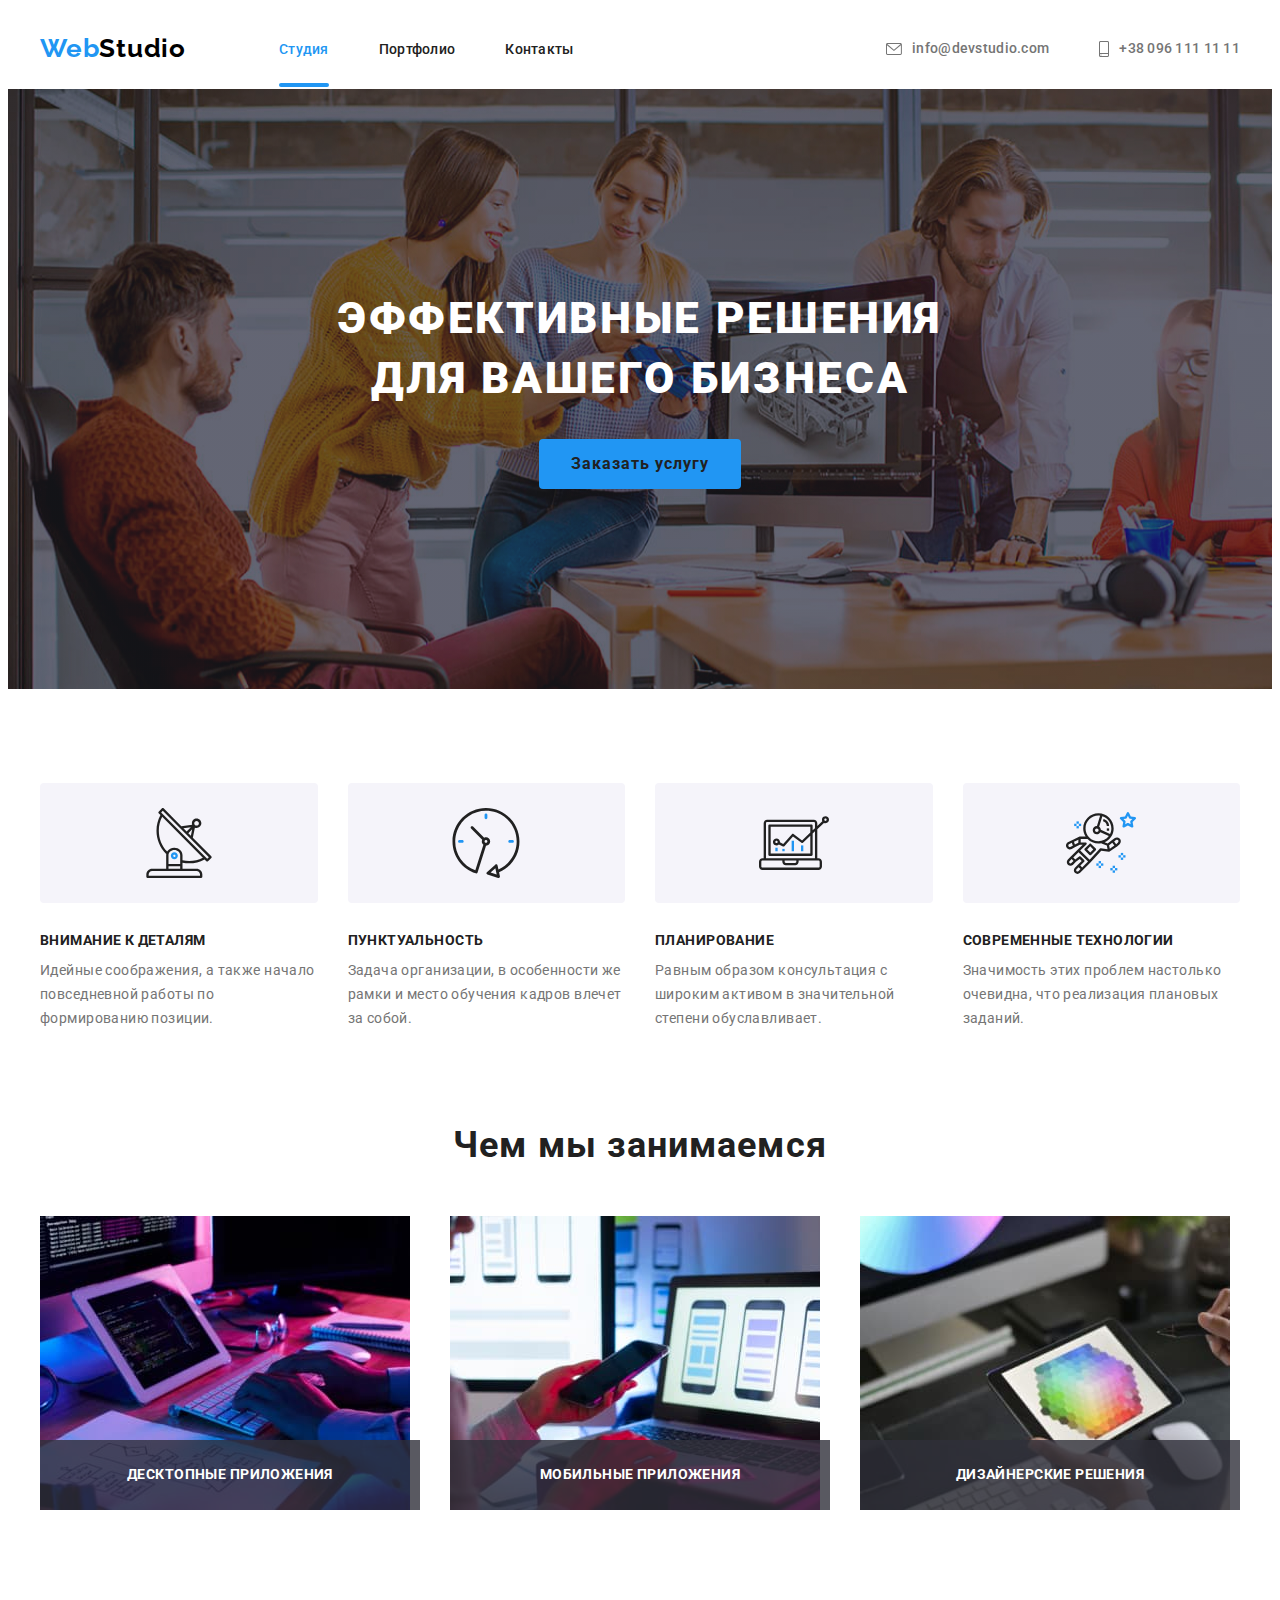
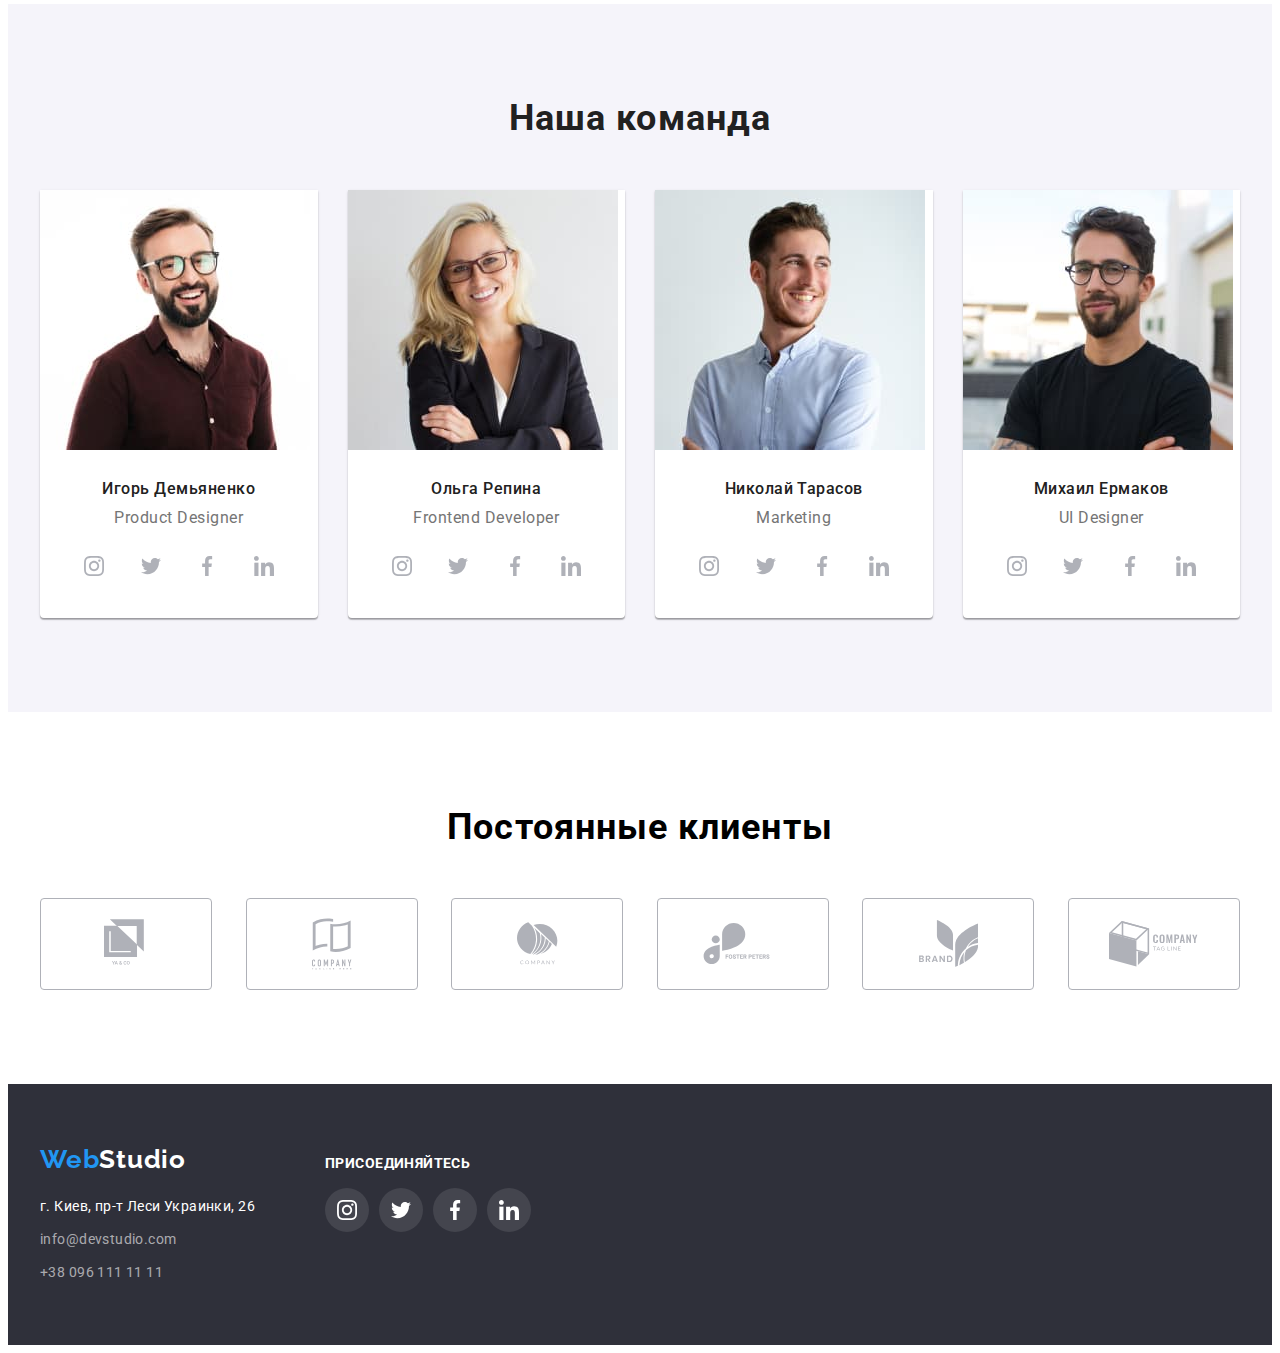
<file: index.html>
<!DOCTYPE html>
<html lang="en-ru">
  <head>
    <meta charset="UTF-8" />
    <meta http-equiv="X-UA-Compatible" content="IE=edge" />
    <meta name="viewport" content="width=device-width, initial-scale=1.0" />
    <title>Веб студаия</title>
    <link
      rel="stylesheet"
      href="https://cdnjs.cloudflare.com/ajax/libs/modern-normalize/1.0.0/modern-normalize.css"
      integrity="sha512-Zx6MlUMKSVJoQ+83OwhdILe8cSEsCzfqThJd7J/VA2UrK6Ctj85p+xzqfyuNXE5B1k25uUdmJ2OzItbBy9GHAQ=="
      crossorigin="anonymous"
    />
    <link rel="preconnect" href="https://fonts.gstatic.com" />
    <link
      href="https://fonts.googleapis.com/css2?family=Raleway:wght@700&family=Roboto:wght@400;700&display=swap"
      rel="stylesheet"
    />
    <link rel="stylesheet" href="css/style.css" />
  </head>
  <body>
    <header class="header">
      <!--Navigation-->
      <div class="conteiner">
        <nav class="navigation">
          <a class="link logo-link" href="index.html"
            >Web<span class="logo-span">Studio</span>
          </a>
          <ul class="navigation-list list">
            <li class="navigation-item">
              <a class="link navigation-link current" href="index.html"
                >Студия</a
              >
            </li>
            <li class="navigation-item">
              <a class="link navigation-link" href="portofolio.html"
                >Портфолио</a
              >
            </li>
            <li class="navigation-item">
              <a class="link navigation-link" href="">Контакты</a>
            </li>
          </ul>
        </nav>
        <ul class="contact-list list">
          <li class="contact-item">
            <a class="link contact-link" href="mailto:info@devstudio.com">
              <svg width="16px" height="12px" class="contact-icon">
                <use href="./images/sprite.svg#icon-envelope-hover"></use>
              </svg>
              info@devstudio.com
            </a>
          </li>
          <li class="contact-item">
            <a class="link contact-link" href="tel:+380961111111">
              <svg width="10px" height="16px" class="contact-icon">
                <use href="./images/sprite.svg#icon-smartphone"></use>
              </svg>
              +38 096 111 11 11</a
            >
          </li>
        </ul>
      </div>
    </header>

    <main>
      <!--Hero-->
      <section class="hero">
        <div class="conteiner">
          <h1 class="hero-heading">Эффективные решения для вашего бизнеса</h1>
          <button class="hero-btn" type="button" data-modal-open>
            Заказать услугу
          </button>
        </div>
      </section>

      <!-- our qualities-->
      <section class="quality-section">
        <div class="conteiner">
          <h2 class="visually-hidden">Качаства</h2>
          <ul class="quality-list list">
            <li class="quality-item">
              <div class="quality-icon-conteiner">
                <svg width="70" height="70" class="quality-icon">
                  <use href="./images/sprite.svg#icon-antenna-1"></use>
                </svg>
              </div>
              <h3 class="quality-heading">Внимание к деталям</h3>
              <p class="quality-paragraph">
                Идейные соображения, а также начало повседневной работы по
                формированию позиции.
              </p>
            </li>
            <li class="quality-item">
              <div class="quality-icon-conteiner">
                <svg width="70" height="70" class="quality-icon">
                  <use href="./images/sprite.svg#icon-clock-1"></use>
                </svg>
              </div>
              <h3 class="quality-heading">Пунктуальность</h3>
              <p class="quality-paragraph">
                Задача организации, в особенности же рамки и место обучения
                кадров влечет за собой.
              </p>
            </li>
            <li class="quality-item">
              <div class="quality-icon-conteiner">
                <svg width="70" height="70" class="quality-icon">
                  <use href="./images/sprite.svg#icon-diagram-1"></use>
                </svg>
              </div>
              <h3 class="quality-heading">Планирование</h3>
              <p class="quality-paragraph">
                Равным образом консультация с широким активом в значительной
                степени обуславливает.
              </p>
            </li>
            <li class="quality-item">
              <div class="quality-icon-conteiner">
                <svg width="70" height="70" class="quality-icon">
                  <use href="./images/sprite.svg#icon-astronaut-1"></use>
                </svg>
              </div>
              <h3 class="quality-heading">Современные технологии</h3>
              <p class="quality-paragraph">
                Значимость этих проблем настолько очевидна, что реализация
                плановых заданий.
              </p>
            </li>
          </ul>
        </div>
      </section>

      <!--What are we doing< -->
      <section class="work-section">
        <div class="conteiner">
          <h2 class="work-heading">Чем мы занимаемся</h2>
          <ul class="list work-list">
            <li class="work-item">
              <div class="label-conteiner">
                <img src="images/box1.jpg" alt="Бокс 1" />
                <p class="work-label">Десктопные приложения</p>
              </div>
            </li>
            <li class="work-item">
              <div class="label-conteiner">
                <img src="images/box2.jpg" alt="Бокс 2" />
                <p class="work-label">Мобильные приложения</p>
              </div>
            </li>
            <li class="work-item">
              <div class="label-conteiner">
                <img src="images/box3.jpg" alt="Бокс 3" />
                <p class="work-label">Дизайнерские решения</p>
              </div>
            </li>
          </ul>
        </div>
      </section>

      <!--Team-->
      <section class="team-section">
        <div class="conteiner">
          <h2 class="team-head">Наша команда</h2>
          <ul class="list team-list">
            <li class="team-list-item">
              <img
                src="images/igor.jpg"
                alt="Игорь Демьяненко Product Designerim"
              />
              <div class="team-list-content-wrapper">
                <h3 class="team-heading">Игорь Демьяненко</h3>
                <p class="team-paragraph">Product Designer</p>
                <ul class="social-list list">
                  <li class="social-list-item">
                    <a href="" class="social-list-link link">
                      <svg width="20px" height="20px" class="social-list-icon">
                        <use href="./images/sprite.svg#icon-instagram-2"></use>
                      </svg>
                    </a>
                  </li>
                  <li class="social-list-item">
                    <a href="" class="social-list-link link">
                      <svg width="20px" height="20px" class="social-list-icon">
                        <use href="./images/sprite.svg#icon-twitter-1"></use>
                      </svg>
                    </a>
                  </li>
                  <li class="social-list-item">
                    <a href="" class="social-list-link link">
                      <svg width="20px" height="20px" class="social-list-icon">
                        <use href="./images/sprite.svg#icon-facebook-1"></use>
                      </svg>
                    </a>
                  </li>
                  <li class="social-list-item">
                    <a href="" class="social-list-link link">
                      <svg width="20px" height="20px" class="social-list-icon">
                        <use href="./images/sprite.svg#icon-linkedin-1"></use>
                      </svg>
                    </a>
                  </li>
                </ul>
              </div>
            </li>
            <li class="team-list-item">
              <img
                src="images/olga.jpg"
                alt="Ольга Репина Frontend Developerim"
              />
              <div class="team-list-content-wrapper">
                <h3 class="team-heading">Ольга Репина</h3>
                <p class="team-paragraph">Frontend Developer</p>
                <ul class="social-list list">
                  <li class="social-list-item">
                    <a href="" class="social-list-link link">
                      <svg width="20px" height="20px" class="social-list-icon">
                        <use href="./images/sprite.svg#icon-instagram-2"></use>
                      </svg>
                    </a>
                  </li>
                  <li class="social-list-item">
                    <a href="" class="social-list-link link">
                      <svg width="20px" height="20px" class="social-list-icon">
                        <use href="./images/sprite.svg#icon-twitter-1"></use>
                      </svg>
                    </a>
                  </li>
                  <li class="social-list-item">
                    <a href="" class="social-list-link link">
                      <svg width="20px" height="20px" class="social-list-icon">
                        <use href="./images/sprite.svg#icon-facebook-1"></use>
                      </svg>
                    </a>
                  </li>
                  <li class="social-list-item">
                    <a href="" class="social-list-link link">
                      <svg width="20px" height="20px" class="social-list-icon">
                        <use href="./images/sprite.svg#icon-linkedin-1"></use>
                      </svg>
                    </a>
                  </li>
                </ul>
              </div>
            </li>
            <li class="team-list-item">
              <img src="images/nikolai.jpg" alt="Николай Тарасов Marketingim" />
              <div class="team-list-content-wrapper">
                <h3 class="team-heading">Николай Тарасов</h3>
                <p class="team-paragraph">Marketing</p>
                <ul class="social-list list">
                  <li class="social-list-item">
                    <a href="" class="social-list-link link">
                      <svg width="20px" height="20px" class="social-list-icon">
                        <use href="./images/sprite.svg#icon-instagram-2"></use>
                      </svg>
                    </a>
                  </li>
                  <li class="social-list-item">
                    <a href="" class="social-list-link link">
                      <svg width="20px" height="20px" class="social-list-icon">
                        <use href="./images/sprite.svg#icon-twitter-1"></use>
                      </svg>
                    </a>
                  </li>
                  <li class="social-list-item">
                    <a href="" class="social-list-link link">
                      <svg width="20px" height="20px" class="social-list-icon">
                        <use href="./images/sprite.svg#icon-facebook-1"></use>
                      </svg>
                    </a>
                  </li>
                  <li class="social-list-item">
                    <a href="" class="social-list-link link">
                      <svg width="20px" height="20px" class="social-list-icon">
                        <use href="./images/sprite.svg#icon-linkedin-1"></use>
                      </svg>
                    </a>
                  </li>
                </ul>
              </div>
            </li>
            <li class="team-list-item">
              <img src="images/mihail.jpg" alt="Михаил Ермаков UI Designerim" />
              <div class="team-list-content-wrapper">
                <h3 class="team-heading">Михаил Ермаков</h3>
                <p class="team-paragraph">UI Designer</p>
                <ul class="social-list list">
                  <li class="social-list-item">
                    <a href="" class="social-list-link link">
                      <svg width="20px" height="20px" class="social-list-icon">
                        <use href="./images/sprite.svg#icon-instagram-2"></use>
                      </svg>
                    </a>
                  </li>
                  <li class="social-list-item">
                    <a href="" class="social-list-link link">
                      <svg width="20px" height="20px" class="social-list-icon">
                        <use href="./images/sprite.svg#icon-twitter-1"></use>
                      </svg>
                    </a>
                  </li>
                  <li class="social-list-item">
                    <a href="" class="social-list-link link">
                      <svg width="20px" height="20px" class="social-list-icon">
                        <use href="./images/sprite.svg#icon-facebook-1"></use>
                      </svg>
                    </a>
                  </li>
                  <li class="social-list-item">
                    <a href="" class="social-list-link link">
                      <svg width="20px" height="20px" class="social-list-icon">
                        <use href="./images/sprite.svg#icon-linkedin-1"></use>
                      </svg>
                    </a>
                  </li>
                </ul>
              </div>
            </li>
          </ul>
        </div>
      </section>
      <!--CUSTOMERS-->
      <section class="regular-customers">
        <div class="conteiner">
          <h2 class="regular-customers-heading">Постоянные клиенты</h2>
          <ul class="regular-customers-list list">
            <li>
              <a class="regular-customers-link link" href="">
                <svg width="44px" height="49" class="regular-customers-icon">
                  <use href="./images/sprite.svg#icon-logo-1"></use>
                </svg>
              </a>
            </li>
            <li>
              <a class="regular-customers-link link" href="">
                <svg width="40px" height="52" class="regular-customers-icon">
                  <use href="./images/sprite.svg#icon-logo-2"></use>
                </svg>
              </a>
            </li>
            <li>
              <a class="regular-customers-link link" href="">
                <svg width="41px" height="43" class="regular-customers-icon">
                  <use href="./images/sprite.svg#icon-logo-3"></use>
                </svg>
              </a>
            </li>
            <li>
              <a class="regular-customers-link link" href="">
                <svg width="80px" height="42" class="regular-customers-icon">
                  <use href="./images/sprite.svg#icon-logo-4"></use>
                </svg>
              </a>
            </li>
            <li>
              <a class="regular-customers-link link" href="">
                <svg width="59px" height="47" class="regular-customers-icon">
                  <use href="./images/sprite.svg#icon-logo-5"></use>
                </svg>
              </a>
            </li>
            <li>
              <a class="regular-customers-link link" href="">
                <svg width="89px" height="46" class="regular-customers-icon">
                  <use href="./images/sprite.svg#icon-logo-6"></use>
                </svg>
              </a>
            </li>
          </ul>
        </div>
      </section>
    </main>

    <!--Footer-->
    <footer class="footer">
      <div class="conteiner">
        <div class="logo-adress">
          <a class="link logo-link-footer" href="/index.html"
            >Web<span class="footer-span">Studio</span>
          </a>
          <address class="address">
            <ul class="list footer-list">
              <li class="footer-item">
                <a
                  class="link address-link"
                  href="https://goo.gl/maps/austRMBX4qjxkUq26"
                  >г. Киев, пр-т Леси Украинки, 26
                </a>
              </li>
              <li class="footer-item">
                <a
                  class="link footter-contact-link"
                  href="mailto:info@devstudio.com"
                  >info@devstudio.com
                </a>
              </li>
              <li class="footer-item">
                <a class="link footter-contact-link" href="tel:+380961111111"
                  >+38 096 111 11 11</a
                >
              </li>
            </ul>
          </address>
        </div>

        <div class="footer-conteiner">
          <p class="footer-paragraf">присоединяйтесь</p>
          <ul class="social-list-footer list">
            <li class="social-list-item-footer">
              <a href="" class="social-list-link-footer link">
                <svg width="20px" height="20px" class="social-footer-list-icon">
                  <use href="./images/sprite.svg#icon-instagram-2"></use>
                </svg>
              </a>
            </li>
            <li class="social-list-item-footer">
              <a href="" class="social-list-link-footer link">
                <svg width="20px" height="20px" class="social-footer-list-icon">
                  <use href="./images/sprite.svg#icon-twitter-1"></use>
                </svg>
              </a>
            </li>
            <li class="social-list-item-footer">
              <a href="" class="social-list-link-footer link">
                <svg width="20px" height="20px" class="social-footer-list-icon">
                  <use href="./images/sprite.svg#icon-facebook-1"></use>
                </svg>
              </a>
            </li>
            <li class="social-list-item-footer">
              <a href="" class="social-list-link-footer link">
                <svg width="20px" height="20px" class="social-footer-list-icon">
                  <use href="./images/sprite.svg#icon-linkedin-1"></use>
                </svg>
              </a>
            </li>
          </ul>
        </div>
      </div>
    </footer>
    <div class="backdrop is-hidden" data-modal>
      <div class="modal">
        <button type="button" class="modal-close-btn" data-modal-close>
          <svg width="11px" height="11px" class="modal-close-icon">
            <use href="./images/sprite.svg#icon-close-black-18dp-2-1"></use>
          </svg>
        </button>
      </div>
    </div>
    <script src="./js/modal.js"></script>
  </body>
</html>
</file>
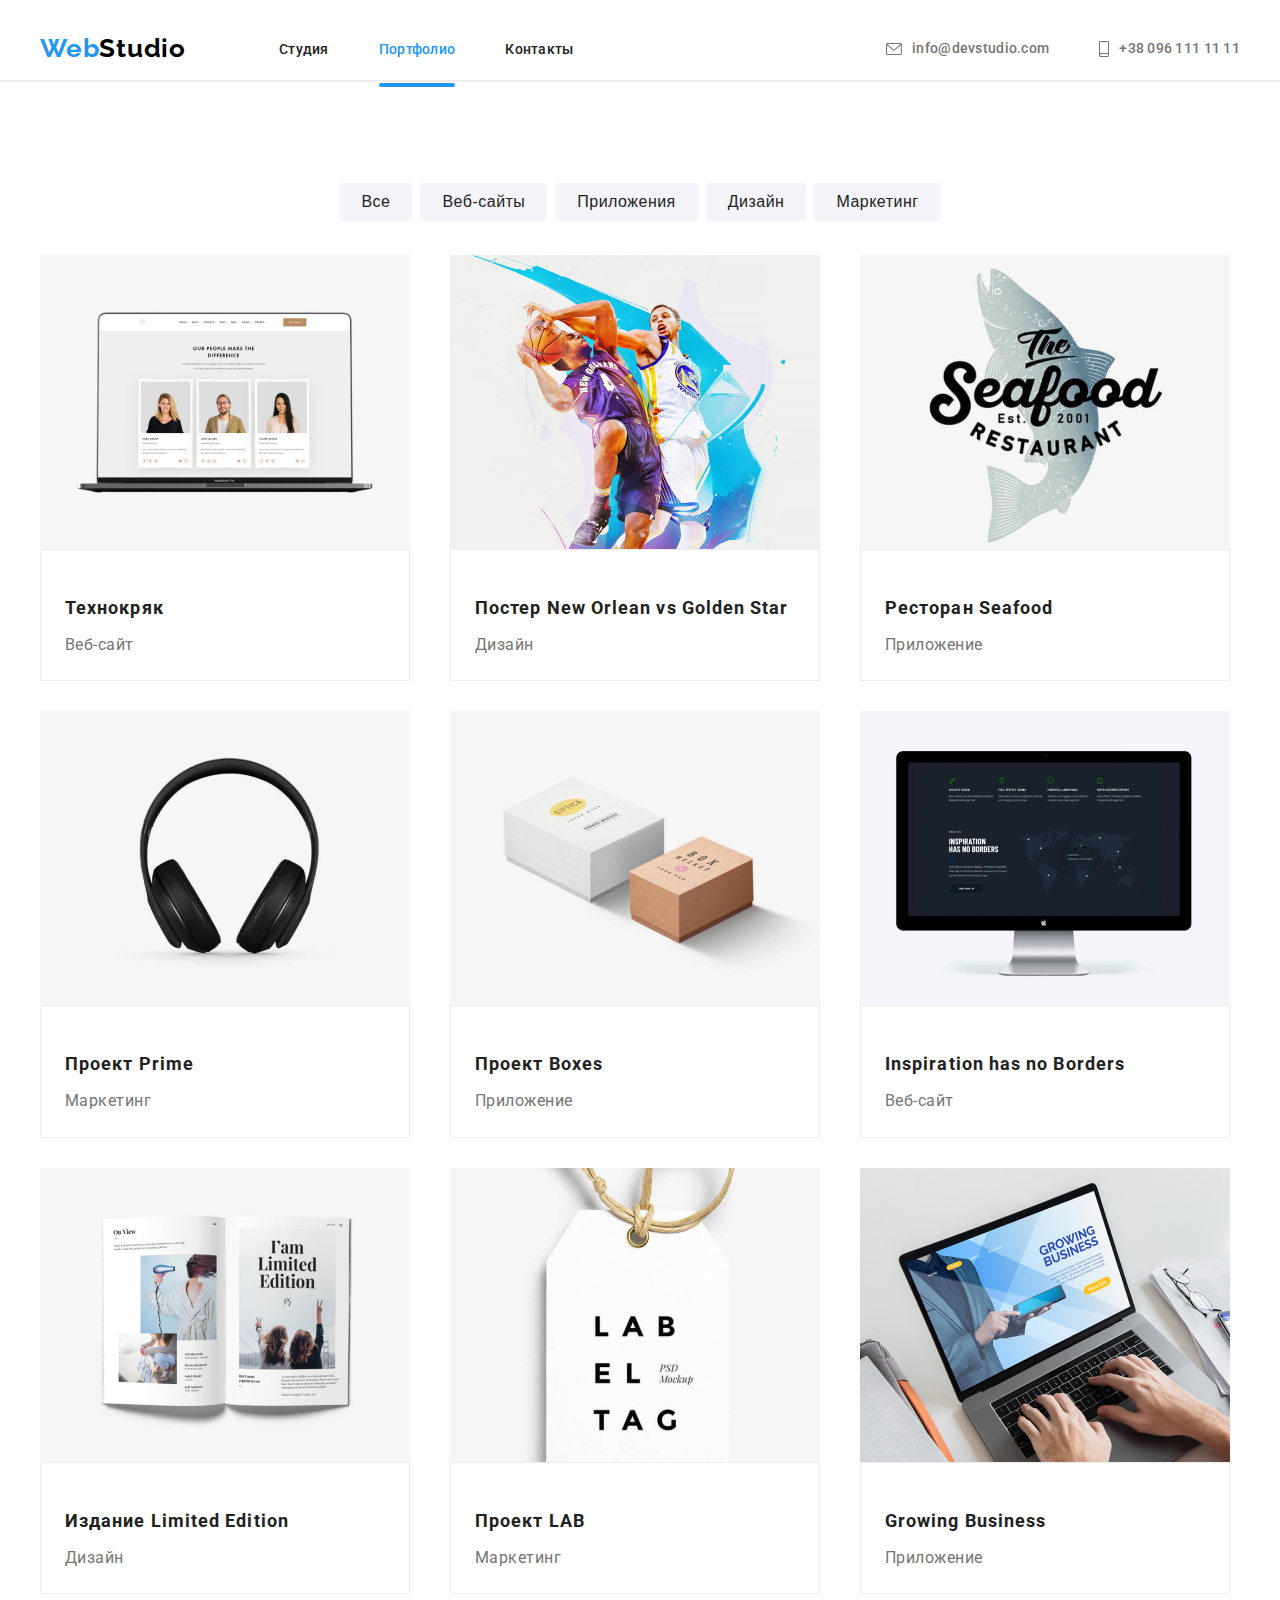
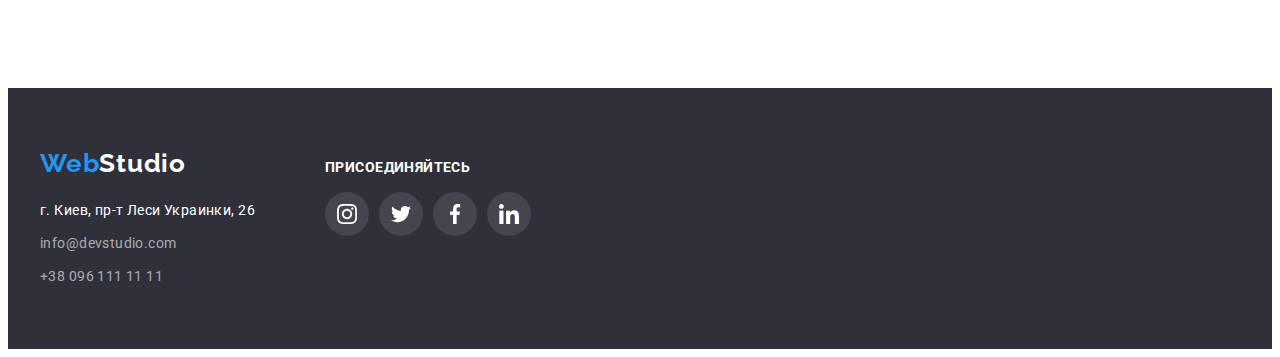
<file: portofolio.html>
<!DOCTYPE html>
<html lang="en-ru">
  <head>
    <meta charset="UTF-8" />
    <meta http-equiv="X-UA-Compatible" content="IE=edge" />
    <meta name="viewport" content="width=device-width, initial-scale=1.0" />
    <title>Portofolio</title>
    <link
      rel="stylesheet"
      href="https://cdnjs.cloudflare.com/ajax/libs/modern-normalize/1.0.0/modern-normalize.css"
      integrity="sha512-Zx6MlUMKSVJoQ+83OwhdILe8cSEsCzfqThJd7J/VA2UrK6Ctj85p+xzqfyuNXE5B1k25uUdmJ2OzItbBy9GHAQ=="
      crossorigin="anonymous"
    />
    <link rel="preconnect" href="https://fonts.gstatic.com" />
    <link
      href="https://fonts.googleapis.com/css2?family=Raleway:wght@700&family=Roboto:wght@400;700&display=swap"
      rel="stylesheet"
    />
    <link rel="stylesheet" href="css/style.css" />
  </head>
  <body>
    <header class="portfolio-header">
      <!--Navigation-->
      <div class="conteiner">
        <nav class="navigation">
          <a class="link logo-link" href="index.html"
            >Web<span class="logo-span">Studio</span></a
          >
          <ul class="navigation-list list">
            <li class="navigation-item">
              <a class="link navigation-link" href="index.html">Студия</a>
            </li>
            <li class="navigation-item">
              <a class="link navigation-link current" href="portofolio.html"
                >Портфолио</a
              >
            </li>
            <li class="navigation-item">
              <a class="link navigation-link" href="">Контакты</a>
            </li>
          </ul>
        </nav>
        <ul class="contact-list list">
          <li class="contact-item">
            <a class="link contact-link" href="mailto:info@devstudio.com">
              <svg width="16px" height="12px" class="contact-icon">
                <use href="./images/sprite.svg#icon-envelope-hover"></use>
              </svg>
              info@devstudio.com
            </a>
          </li>
          <li class="contact-item">
            <a class="link contact-link" href="tel:+380961111111">
              <svg width="10px" height="16px" class="contact-icon">
                <use href="./images/sprite.svg#icon-smartphone"></use>
              </svg>
              +38 096 111 11 11</a
            >
          </li>
        </ul>
      </div>
    </header>
    <main>
      <!--Work examples-->
      <section class="work-examples-section">
        <div class="conteiner">
          <h1 class="visually-hidden">Услуги</h1>
          <ul class="list service-filter-list">
            <li class="service-list-item">
              <button class="modal-btn" type="button">Все</button>
            </li>
            <li class="service-list-item">
              <button class="modal-btn" type="button">Веб-сайты</button>
            </li>
            <li class="service-list-item">
              <button class="modal-btn" type="button">Приложения</button>
            </li>
            <li class="service-list-item">
              <button class="modal-btn" type="button">Дизайн</button>
            </li>
            <li class="service-list-item">
              <button class="modal-btn" type="button">Маркетинг</button>
            </li>
          </ul>
          <h2 class="visually-hidden">Портфолио</h2>
          <ul class="list cards-list">
            <li class="cards-list-item">
              <a class="link portofolio-link" href="">
                <div class="card-overlay">
                  <img
                    src="./images/portfolio/img.jpg"
                    alt="Веб-сайт открыт на наутбуке"
                  />
                  <p class="overlay-text">
                    Технокряк это современная площадка распространения
                    коронавируса. Компании используют эту платформу для
                    цифрового шпионажа и атак на защищённые сервера конкурентов.
                  </p>
                </div>
                <div class="card-text">
                  <h3 class="portofolio-heading">Технокряк</h3>
                  <p class="portfolio-paragraph">Веб-сайт</p>
                </div>
              </a>
            </li>
            <li class="cards-list-item">
              <a class="link portofolio-link" href="">
                <div class="card-overlay">
                  <img
                    src="./images/portfolio/img-1.jpg"
                    alt="Дизайн, постер с баскетболистами"
                  />
                  <p class="overlay-text">
                    Технокряк это современная площадка распространения
                    коронавируса. Компании используют эту платформу для
                    цифрового шпионажа и атак на защищённые сервера конкурентов.
                  </p>
                </div>
                <div class="card-text">
                  <h3 class="portofolio-heading">
                    Постер New Orlean vs Golden Star
                  </h3>
                  <p class="portfolio-paragraph">Дизайн</p>
                </div>
              </a>
            </li>
            <li class="cards-list-item">
              <a class="link portofolio-link" href="">
                <div class="card-overlay">
                  <img
                    src="./images/portfolio/img-2.jpg"
                    alt="Приложение для ресторана Seafood"
                  />
                  <p class="overlay-text">
                    Технокряк это современная площадка распространения
                    коронавируса. Компании используют эту платформу для
                    цифрового шпионажа и атак на защищённые сервера конкурентов.
                  </p>
                </div>
                <div class="card-text">
                  <h3 class="portofolio-heading">Ресторан Seafood</h3>
                  <p class="portfolio-paragraph">Приложение</p>
                </div>
              </a>
            </li>
            <li class="cards-list-item">
              <a class="link portofolio-link" href="">
                <div class="card-overlay">
                  <img
                    src="./images/portfolio/img-3.jpg"
                    alt="Маркетинг Проект Prime"
                  />
                  <p class="overlay-text">
                    Технокряк это современная площадка распространения
                    коронавируса. Компании используют эту платформу для
                    цифрового шпионажа и атак на защищённые сервера конкурентов.
                  </p>
                </div>
                <div class="card-text">
                  <h3 class="portofolio-heading">Проект Prime</h3>
                  <p class="portfolio-paragraph">Маркетинг</p>
                </div>
              </a>
            </li>
            <li class="cards-list-item">
              <a class="link portofolio-link" href="">
                <div class="card-overlay">
                  <img
                    src="./images/portfolio/img-4.jpg"
                    alt="Приложение Проект Boxes"
                  />
                  <p class="overlay-text">
                    Технокряк это современная площадка распространения
                    коронавируса. Компании используют эту платформу для
                    цифрового шпионажа и атак на защищённые сервера конкурентов.
                  </p>
                </div>
                <div class="card-text">
                  <h3 class="portofolio-heading">Проект Boxes</h3>
                  <p class="portfolio-paragraph">Приложение</p>
                </div>
              </a>
            </li>
            <li class="cards-list-item">
              <a class="link portofolio-link" href="">
                <div class="card-overlay">
                  <img
                    src="./images/portfolio/img-5.jpg"
                    alt="Веб-сайт открыт на компьютере"
                  />
                  <p class="overlay-text">
                    Технокряк это современная площадка распространения
                    коронавируса. Компании используют эту платформу для
                    цифрового шпионажа и атак на защищённые сервера конкурентов.
                  </p>
                </div>
                <div class="card-text">
                  <h3 class="portofolio-heading">Inspiration has no Borders</h3>
                  <p class="portfolio-paragraph">Веб-сайт</p>
                </div>
              </a>
            </li>
            <li class="cards-list-item">
              <a class="link portofolio-link" href="">
                <div class="card-overlay">
                  <img
                    src="./images/portfolio/img-6.jpg"
                    alt="Дизайн для книги"
                  />
                  <p class="overlay-text">
                    Технокряк это современная площадка распространения
                    коронавируса. Компании используют эту платформу для
                    цифрового шпионажа и атак на защищённые сервера конкурентов.
                  </p>
                </div>
                <div class="card-text">
                  <h3 class="portofolio-heading">Издание Limited Edition</h3>
                  <p class="portfolio-paragraph">Дизайн</p>
                </div>
              </a>
            </li>
            <li class="cards-list-item">
              <a class="link portofolio-link" href="">
                <div class="card-overlay">
                  <img
                    src="./images/portfolio/img-7.jpg"
                    alt="Маркетинг Проект LAB"
                  />
                  <p class="overlay-text">
                    Технокряк это современная площадка распространения
                    коронавируса. Компании используют эту платформу для
                    цифрового шпионажа и атак на защищённые сервера конкурентов.
                  </p>
                </div>
                <div class="card-text">
                  <h3 class="portofolio-heading">Проект LAB</h3>
                  <p class="portfolio-paragraph">Маркетинг</p>
                </div>
              </a>
            </li>
            <li class="cards-list-item">
              <a class="link portofolio-link" href="">
                <div class="card-overlay">
                  <img
                    src="./images/portfolio/img-8.jpg"
                    alt="Приложение Growing Business"
                  />
                  <p class="overlay-text">
                    Технокряк это современная площадка распространения
                    коронавируса. Компании используют эту платформу для
                    цифрового шпионажа и атак на защищённые сервера конкурентов.
                  </p>
                </div>
                <div class="card-text">
                  <h3 class="portofolio-heading">Growing Business</h3>
                  <p class="portfolio-paragraph">Приложение</p>
                </div>
              </a>
            </li>
          </ul>
        </div>
      </section>
    </main>

    <!--FOOTER-->
    <footer class="footer">
      <div class="conteiner">
        <div class="logo-adress">
          <a class="link logo-link-footer" href="/index.html"
            >Web<span class="footer-span">Studio</span></a
          >
          <address class="address">
            <ul class="list footer-list">
              <li class="footer-item">
                <a
                  class="link address-link"
                  href="https://goo.gl/maps/austRMBX4qjxkUq26"
                  >г. Киев, пр-т Леси Украинки, 26
                </a>
              </li>
              <li class="footer-item">
                <a
                  class="link footter-contact-link"
                  href="mailto:info@devstudio.com"
                  >info@devstudio.com
                </a>
              </li>
              <li class="footer-item">
                <a class="link footter-contact-link" href="tel:+380961111111"
                  >+38 096 111 11 11</a
                >
              </li>
            </ul>
          </address>
        </div>

        <div class="footer-conteiner">
          <p class="footer-paragraf">присоединяйтесь</p>
          <ul class="social-list-footer list">
            <li class="social-list-item-footer">
              <a href="" class="social-list-link-footer link">
                <svg width="20px" height="20px" class="social-footer-list-icon">
                  <use href="./images/sprite.svg#icon-instagram-2"></use>
                </svg>
              </a>
            </li>
            <li class="social-list-item-footer">
              <a href="" class="social-list-link-footer link">
                <svg width="20px" height="20px" class="social-footer-list-icon">
                  <use href="./images/sprite.svg#icon-twitter-1"></use>
                </svg>
              </a>
            </li>
            <li class="social-list-item-footer">
              <a href="" class="social-list-link-footer link">
                <svg width="20px" height="20px" class="social-footer-list-icon">
                  <use href="./images/sprite.svg#icon-facebook-1"></use>
                </svg>
              </a>
            </li>
            <li class="social-list-item-footer">
              <a href="" class="social-list-link-footer link">
                <svg width="20px" height="20px" class="social-footer-list-icon">
                  <use href="./images/sprite.svg#icon-linkedin-1"></use>
                </svg>
              </a>
            </li>
          </ul>
        </div>
      </div>
    </footer>
  </body>
</html>
</file>
<file: css/style.css>
:root {
  --main-font-family: Roboto, sans-serif;
  --main-color: #212121;
  --second-color: #757575;
  --blue-color: #2196f3;
  --white-color: #ffffff;
  --background-hero-color: #2f303a;
  --logo-color: #000000;
  --section-pt: 94px;
  --section-pb: 94px;
  --main-icon-color: #afb1b8;
}

.link {
  text-decoration: none;
}
.list {
  list-style: none;
  list-style-type: none;
}
.address {
  font-style: normal;
}
h1,
h2,
h3,
h4,
h5,
h6,
p {
  margin: 0;
}
ul,
ol {
  padding: 0;
  margin: 0;
}
img {
  display: block;
  max-width: 100%;
}

body {
  font-family: var(--main-font-family);
  font-weight: 400;
  color: var(--main-color);
}
button {
  border: none;
}

/*COMPONENTS*/
.conteiner {
  width: 1200px;
  margin: 0 auto;
  padding-left: 15px;
  padding-right: 15px;
}
.visually-hidden {
  position: absolute !important;
  clip: rect(1px 1px 1px 1px); /* IE6, IE7 */
  clip: rect(1px, 1px, 1px, 1px);
  padding: 0 !important;
  border: 0 !important;
  height: 1px !important;
  width: 1px !important;
  overflow: hidden;
}
/*HEADER*/
.header,
.portfolio-header {
  padding-top: 25px;
  padding-bottom: 25px;
}
.portfolio-header::after {
  content: '';
  position: absolute;
  width: 100%;
  left: 0px;
  top: 80px;
  border: 1px solid #ececec;
}
.portfolio-header .conteiner {
  display: flex;
  align-items: center;
}
.header .conteiner {
  display: flex;
  align-items: center;
}

/*NAVIGATION*/
.navigation {
  display: flex;
  align-items: center;
}
.logo-link {
  font-family: Raleway;
  font-style: normal;
  font-weight: bold;
  font-size: 26px;
  line-height: 1.2;
  letter-spacing: 0.03em;
  color: var(--blue-color);
  margin-right: 93px;
}
.logo-span {
  color: var(--logo-color);
}
.navigation-link {
  font-weight: 500;
  font-size: 14px;
  line-height: 1.14;
  letter-spacing: 0.02em;
  color: var(--main-color);
  transition: color 250ms cubic-bezier(0.4, 0, 0.2, 1);
}
.navigation-link:focus,
.navigation-link:hover,
.navigation-link:active {
  color: var(--blue-color);
}
.navigation-list .link.current {
  position: relative;
  color: var(--blue-color);
}
.current::after {
  content: '';
  position: absolute;
  left: 0px;
  bottom: -30px;
  width: 100%;
  height: 4px;
  background: #2196f3;
  border-radius: 2px;
}
.navigation-list {
  display: flex;
}
.navigation-item:not(:last-child) {
  margin-right: 50px;
}

.contact-list {
  display: flex;
  margin-left: auto;
}
.contact-item:not(:last-child) {
  margin-right: 50px;
}
.contact-link {
  display: flex;
  justify-content: center;
  align-items: center;
  font-weight: 500;
  font-size: 14px;
  line-height: 1.14;
  letter-spacing: 0.02em;
  color: var(--second-color);
  transition: color 250ms cubic-bezier(0.4, 0, 0.2, 1);
}
.contact-icon {
  margin-right: 10px;
  fill: var(--second-color);
  transition: fill 250ms cubic-bezier(0.4, 0, 0.2, 1);
}
.contact-link:hover .contact-icon,
.contact-link:focus .contact-icon {
  fill: var(--blue-color);
}
.contact-link:focus,
.contact-link:hover {
  color: var(--blue-color);
}

/*HERO*/

.hero {
  background-color: var(--background-hero-color);
  background-image: linear-gradient(
      rgba(47, 48, 58, 0.4),
      rgba(47, 48, 58, 0.4)
    ),
    url(../images/hero.jpg);
  background-repeat: no-repeat;
  background-size: cover;
  padding-top: 200px;
  padding-bottom: 200px;
}
.hero .conteiner {
  text-align: center;
}

.hero-heading {
  font-weight: 900;
  font-size: 44px;
  line-height: 1.36;
  text-align: center;
  letter-spacing: 0.06em;
  text-transform: uppercase;
  color: var(--white-color);
  max-width: 696px;
  margin: auto;
}
.hero-btn {
  min-width: 200px;
  font-family: var(--main-font-family);
  font-weight: bold;
  font-size: 16px;
  line-height: 1.875;
  letter-spacing: 0.06em;
  color: var(--main-color);

  border-radius: 4px;
  padding: 10px 32px;
  margin-top: 30px;
  cursor: pointer;
  background-color: var(--blue-color);
  transition: color 250ms cubic-bezier(0.4, 0, 0.2, 1),
    box-shadow 250ms cubic-bezier(0.4, 0, 0.2, 1);
}
.hero-btn:focus,
.hero-btn:hover {
  color: var(--white-color);
  box-shadow: 0px 4px 4px rgba(0, 0, 0, 0.15);
}

/*QUALITY*/
.quality-section {
  padding-top: var(--section-pt);
  padding-bottom: var(--section-pb);
}
.quality-list {
  display: flex;
  margin-left: -30px;
  margin-top: -30px;
}
.quality-item {
  flex-basis: calc(100% / 4 - 30px);
  margin-left: 30px;
  margin-top: 30px;
}
.quality-heading {
  font-weight: bold;
  font-size: 14px;
  line-height: 1.14;
  letter-spacing: 0.03em;
  text-transform: uppercase;
  color: var(--main-color);
  margin-bottom: 10px;
}
.quality-paragraph {
  font-weight: normal;
  font-size: 14px;
  line-height: 1.71;
  letter-spacing: 0.03em;
  color: var(--second-color);
}
.quality-icon-conteiner {
  display: flex;
  justify-content: center;
  align-items: center;
  margin-bottom: 30px;
  background: #f5f4fa;
  border-radius: 4px;
  padding: 25px 100px;
}
/*WORK*/
.work-section {
  padding-bottom: var(--section-pb);
}
.work-list {
  display: flex;
  margin-left: -30px;
  margin-top: -30px;
}
.work-item {
  flex-basis: calc(100% / 3 - 30px);
  margin-left: 30px;
  margin-top: 30px;
}
.label-conteiner {
  display: flex;
  position: relative;
}
.work-label {
  position: absolute;
  left: 0px;
  bottom: 0px;
  width: 100%;
  padding-top: 27px;
  padding-bottom: 27px;
  background: rgba(47, 48, 58, 0.8);
  font-family: var(--main-font-family);
  font-weight: bold;
  font-size: 14px;
  line-height: 1.14;
  text-align: center;
  letter-spacing: 0.03em;
  text-transform: uppercase;
  color: var(--white-color);
}
.work-heading {
  font-weight: bold;
  font-size: 36px;
  line-height: 1.16;
  text-align: center;
  letter-spacing: 0.03em;
  color: var(--main-color);
  margin-bottom: 50px;
}

/*TEAM*/
.team-section {
  background: #f5f4fa;
  padding-top: var(--section-pt);
  padding-bottom: var(--section-pb);
}
.team-head {
  font-weight: bold;
  font-size: 36px;
  line-height: 1.16;
  text-align: center;
  letter-spacing: 0.03em;
  color: var(--main-color);
  margin-bottom: 50px;
}
.team-list {
  display: flex;
  margin-left: -30px;
  margin-top: -30px;
}
.team-list-item {
  flex-basis: calc(100% / 3 - 30px);
  margin-left: 30px;
  margin-top: 30px;
  background: var(--white-color);
  box-shadow: 0px 1px 3px rgba(0, 0, 0, 0.12), 0px 1px 1px rgba(0, 0, 0, 0.14),
    0px 2px 1px rgba(0, 0, 0, 0.2);
  border-radius: 0px 0px 4px 4px;
}
.team-heading {
  font-weight: 500;
  font-size: 16px;
  line-height: 1.18;
  text-align: center;
  letter-spacing: 0.03em;
  color: var(--main-color);
  margin-bottom: 10px;
}
.team-paragraph {
  font-weight: normal;
  font-size: 16px;
  line-height: 1.18;
  text-align: center;
  letter-spacing: 0.03em;
  color: var(--second-color);
  margin-bottom: 16px;
}
.team-list-content-wrapper {
  padding: 30px 32px;
}
.social-list {
  display: flex;
  align-content: center;
  justify-content: space-between;
}
.social-list-link {
  display: flex;
  justify-content: center;
  align-items: center;
  width: 44px;
  height: 44px;
  border-radius: 50%;
  background-color: var(--white-color);
  transition: background-color 250ms cubic-bezier(0.4, 0, 0.2, 1);
}
.social-list-icon {
  fill: var(--main-icon-color);
  transition: fill 250ms cubic-bezier(0.4, 0, 0.2, 1);
}
.social-list-link:hover,
.social-list-link:focus {
  background-color: var(--blue-color);
}

.social-list-link:hover .social-list-icon,
.social-list-link:focus .social-list-icon {
  fill: var(--white-color);
}

/*PORTFOLIO-PAGE*/
.work-examples-section {
  padding-top: var(--section-pt);
  padding-bottom: var(--section-pb);
}
.service-filter-list {
  margin-bottom: 34px;
}
.service-list-item:not(:first-child) {
  margin-left: 8px;
}
.services-section {
  padding-top: var(--section-pt);
  padding-bottom: 34px;
}
.service-filter-list {
  display: flex;
  justify-content: center;
}
.service-list-item {
  margin-left: not;
}
.modal-btn {
  min-width: 73px;
  font-weight: 500;
  font-size: 16px;
  line-height: 1.6;
  text-align: center;
  letter-spacing: 0.03em;
  color: var(--main-color);
  background: #f5f4fa;
  border-radius: 4px;
  padding: 6px 22px;
  transition: background-color 250ms cubic-bezier(0.4, 0, 0.2, 1),
    color 250ms cubic-bezier(0.4, 0, 0.2, 1),
    box-shadow 250ms cubic-bezier(0.4, 0, 0.2, 1);
}
.modal-btn:focus,
.modal-btn:hover {
  background: var(--blue-color);
  color: var(--white-color);
  box-shadow: 0px 3px 1px rgba(0, 0, 0, 0.1), 0px 1px 2px rgba(0, 0, 0, 0.08),
    0px 2px 2px rgba(0, 0, 0, 0.12);
  cursor: pointer;
}

/*PORTFOLIO*/


.card-overlay {
  position: relative;
  overflow: hidden;
}
.overlay-text {
  height: 100%;
  position: absolute;
  left: 0px;
  top: 0px;
  padding: 63px 24px;
  font-family: var(--main-font-family);
  font-weight: normal;
  font-size: 18px;
  line-height: 1.6;
  letter-spacing: 0.03em;
  color: var(--white-color);
  background: rgba(33, 150, 243, 0.9);
  transform: translateY(100%);
  transition: transform 250ms cubic-bezier(0.4, 0, 0.2, 1);
}
.portofolio-link {
  display: inline-block;
  transition: box-shadow 250ms cubic-bezier(0.4, 0, 0.2, 1);
}
.portofolio-link:hover ,
.portofolio-link:focus  {
  box-shadow: 0px 4px 4px rgba(0, 0, 0, 0.25);
}

.portofolio-link:hover .overlay-text,
.portofolio-link:focus .overlay-text {
  transform: translateY(0%);
}

.cards-list {
  display: flex;
  flex-wrap: wrap;
  margin-left: -30px;
  margin-top: -30px;
}

 .cards-list-item {
  flex-basis: calc(100% / 3 - 30px);
  margin-left: 30px;
  margin-top: 30px;
  
}

.card-text {
  padding: 20px 24px;
  border: 1px solid #eeeeee;
}
.portofolio-heading {
  font-family: var(--main-font-family);
  font-weight: bold;
  font-size: 18px;
  line-height: 2;
  letter-spacing: 0.06em;
  color: var(--main-color);
  margin-top: 20px;
  margin-bottom: 0px;
}
.portfolio-paragraph {
  font-family: var(--main-font-family);
  font-weight: normal;
  font-size: 16px;
  line-height: 1.9;
  letter-spacing: 0.03em;
  color: var(--second-color);
  margin-top: 4px;
}

/*COSTOMERS*/
.regular-customers .conteiner {
  padding-top: var(--section-pt);
  padding-bottom: var(--section-pb);
}
.regular-customers-heading {
  font-family: var(--main-font-family);
  font-weight: bold;
  font-size: 36px;
  line-height: 1.17;
  text-align: center;
  letter-spacing: 0.03em;
  color: var(--logo-color);
  margin-bottom: 50px;
}
.regular-customers-list {
  display: flex;
  justify-content: space-between;
  align-items: center;
}
.regular-customers-link {
  display: flex;
  justify-content: center;
  align-items: center;
  width: 170px;
  height: 90px;
  left: 215px;
  top: 2493px;
  border: 1px solid #afb1b8;
  border-radius: 4px;
  transition: border 250ms cubic-bezier(0.4, 0, 0.2, 1);
}
.regular-customers-icon {
  fill: #afb1b8;
  transition: fill 250ms cubic-bezier(0.4, 0, 0.2, 1);
}
.regular-customers-link:hover,
.regular-customers-link:focus {
  border: 1px solid #2196f3;
}
.regular-customers-link:hover .regular-customers-icon,
.regular-customers-link:focus .regular-customers-icon {
  fill: #2196f3;
}
/*FOOTER*/
.footer {
  padding-top: 60px;
  padding-bottom: 60px;
}
.logo-link-footer {
  display: block;
  margin-bottom: 20px;
  font-family: Raleway;
  font-style: normal;
  font-weight: bold;
  font-size: 26px;
  line-height: 1.2;
  letter-spacing: 0.03em;
  color: var(--blue-color);
}
.footer-item:not(:last-child) {
  margin-bottom: 9px;
}
.footter-contact-link {
  font-weight: normal;
  font-size: 14px;
  line-height: 1.71;
  letter-spacing: 0.03em;
  color: rgba(255, 255, 255, 0.6);
}
.address-link {
  font-weight: normal;
  font-size: 14px;
  line-height: 1.71;
  letter-spacing: 0.03em;
  color: var(--white-color);
}
.footer {
  background-color: var(--background-hero-color);
}
.footer-span {
  color: var(--white-color);
}

.footer .conteiner {
  display: flex;
  align-items: baseline;
}
.footer-conteiner {
  margin-left: 70px;
}
.social-list-footer {
  display: flex;
}
.social-list-item-footer:not(:last-child) {
  margin-right: 10px;
}
.footer-paragraf {
  font-family: var(--main-font-family);
  font-weight: bold;
  font-size: 14px;
  line-height: 1.14;
  letter-spacing: 0.03em;
  text-transform: uppercase;
  color: var(--white-color);
  margin-bottom: 16px;
}
.social-footer-list-icon {
  fill: var(--white-color);
  transition: fill 250ms cubic-bezier(0.4, 0, 0.2, 1);
}
.social-list-link-footer {
  display: flex;
  justify-content: center;
  align-items: center;
  width: 44px;
  height: 44px;
  border-radius: 50%;
  background: rgba(255, 255, 255, 0.1);
  transition: background-color 250ms cubic-bezier(0.4, 0, 0.2, 1);
}
.social-list-link-footer:focus,
.social-list-link-footer:hover {
  background-color: var(--blue-color);
}
.social-list-link-footer:focus .social-footer-list-icon,
.social-list-link-footer:hover .social-footer-list-icon {
  fill: var(--white-color);
}
/*MODAL*/
.backdrop {
  position: fixed;
  left: 0;
  top: 0;
  width: 100vw;
  height: 100vh;
  background-color: rgba(0, 0, 0, 0.2);
  transition: background-color, 250ms cubic-bezier(0.4, 0, 0.2, 1);
}
.modal {
  position: absolute;
  top: 50%;
  left: 50%;
  transform: translate(-50%, -50%);
  width: 528px;
  height: 580px;
  background: var(--white-color);
  box-shadow: 0px 1px 3px rgba(0, 0, 0, 0.12), 0px 1px 1px rgba(0, 0, 0, 0.14),
    0px 2px 1px rgba(0, 0, 0, 0.2);
  border-radius: 4px;
}
.modal-close-btn {
  position: absolute;
  top: 8px;
  right: 8px;
  width: 30px;
  height: 30px;
  padding: 0;
  background-color: var(--white-color);
  cursor: pointer;
  border-radius: 50%;
  border: transparent;
  border: 1px solid rgba(0, 0, 0, 0.1);
  box-sizing: border-box;
}
.is-hidden {
  opacity: 0;
  visibility: hidden;
  pointer-events: none;
}
</file>
